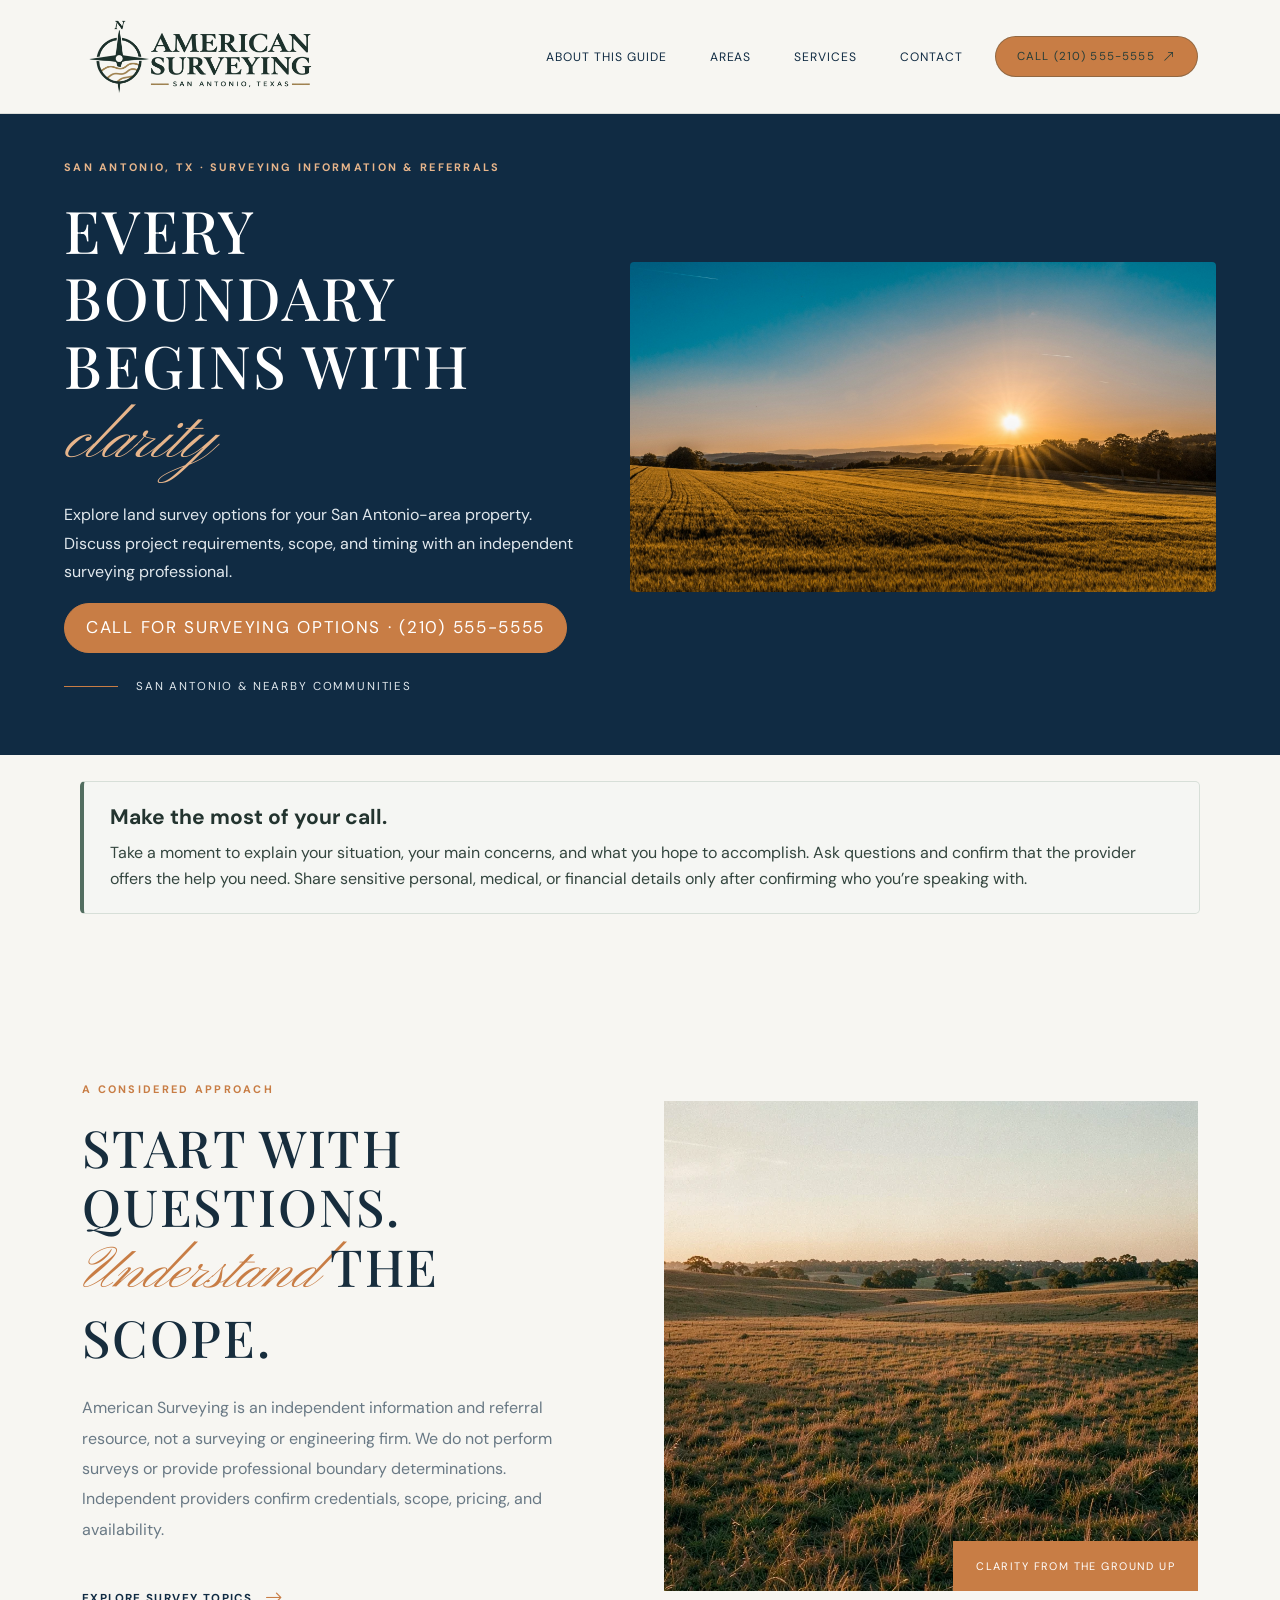
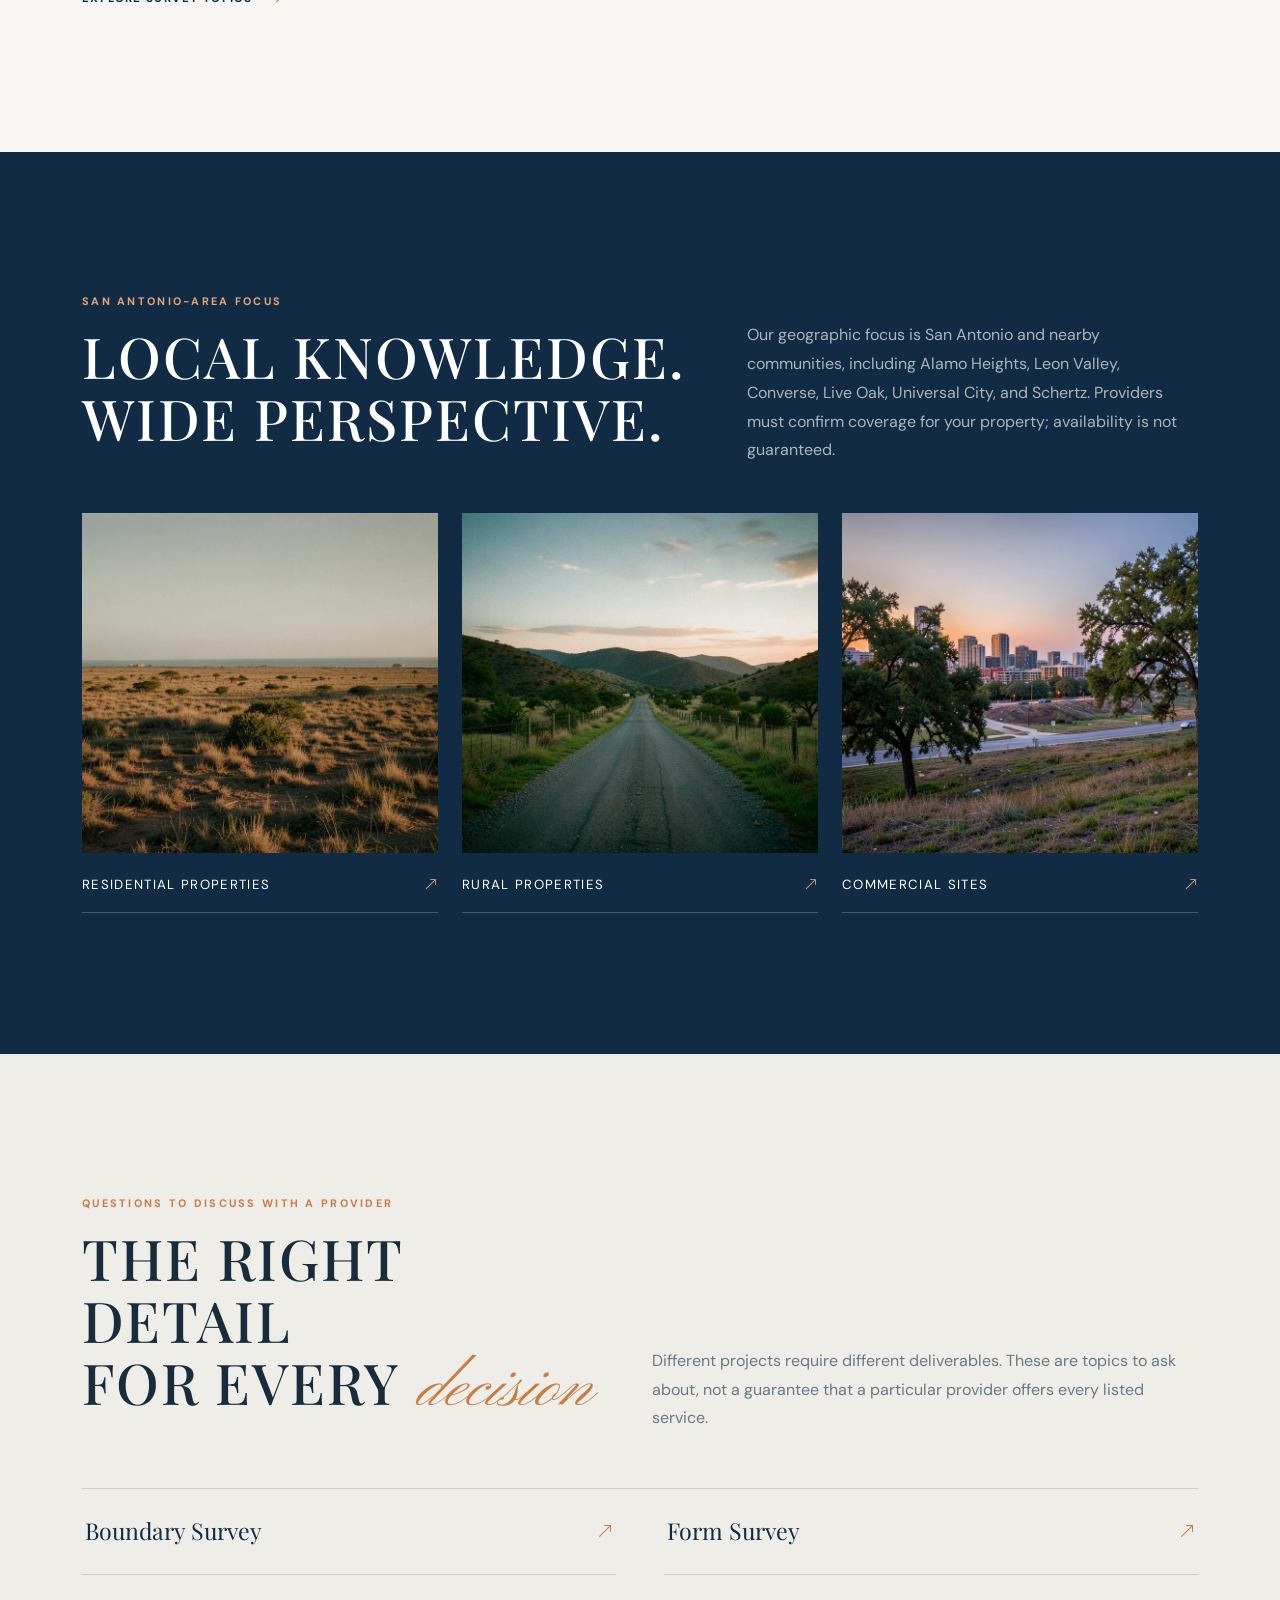
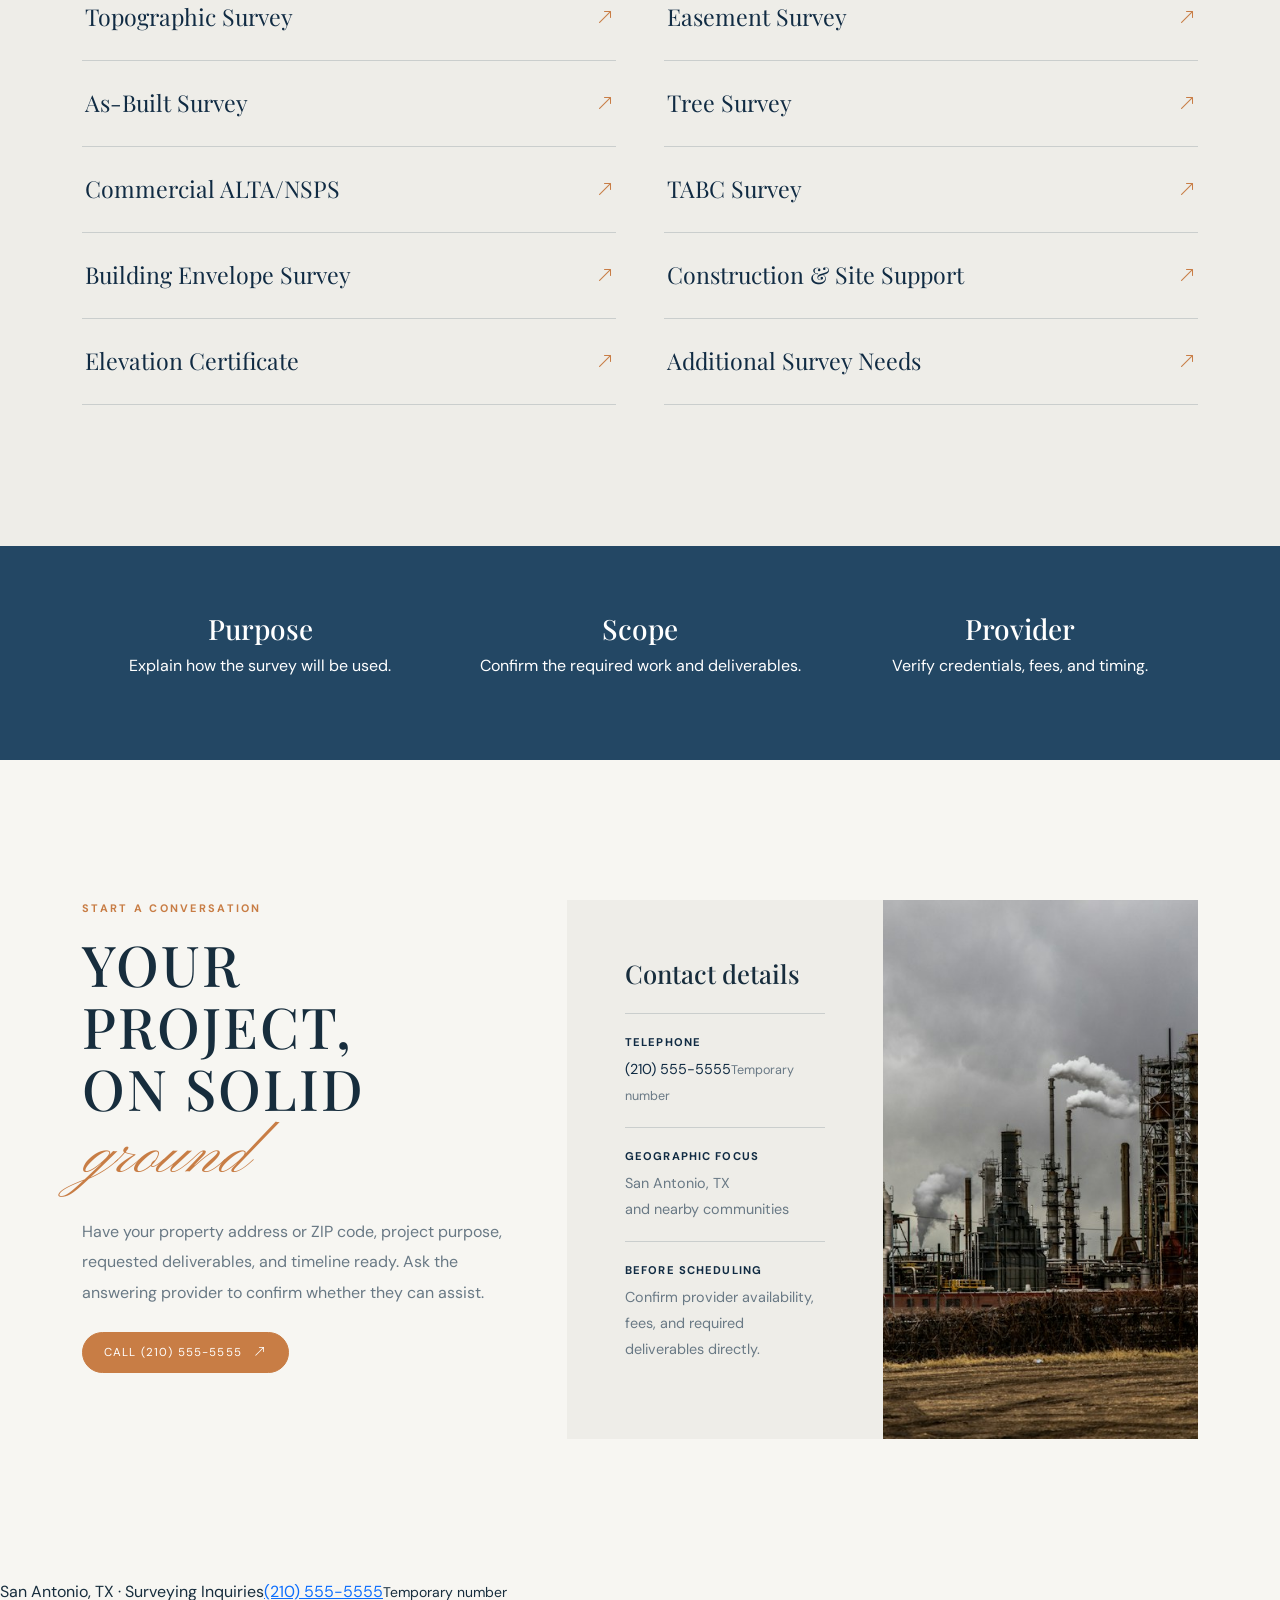
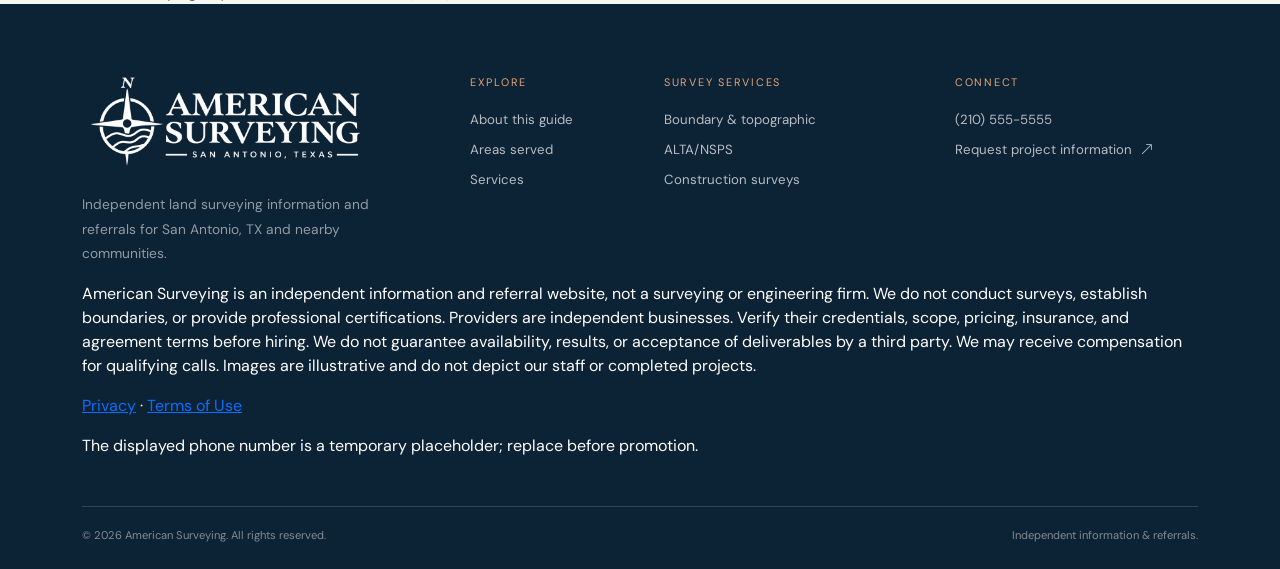
<file: index.html>
<!doctype html>
<html lang="en">
<head>
  <meta charset="utf-8">
  <meta name="viewport" content="width=device-width, initial-scale=1">
  <meta name="description" content="Independent land surveying information and referrals for San Antonio, TX and nearby communities. Temporary phone (210) 555-5555.">
  <meta name="theme-color" content="#f7f6f2">
  <title>San Antonio Land Surveying Referrals | American Surveying</title>
  <link rel="preconnect" href="https://fonts.googleapis.com">
  <link rel="preconnect" href="https://fonts.gstatic.com" crossorigin>
  <link href="https://fonts.googleapis.com/css2?family=DM+Sans:wght@400;500;600;700&family=Playfair+Display:wght@500;600;700&family=Pinyon+Script&display=swap" rel="stylesheet">
  <link href="https://cdn.jsdelivr.net/npm/bootstrap@5.3.3/dist/css/bootstrap.min.css" rel="stylesheet">
  <link href="https://cdn.jsdelivr.net/npm/bootstrap-icons@1.11.3/font/bootstrap-icons.min.css" rel="stylesheet">
  
<link rel="stylesheet" href="css/style.css">
<style id="american-surveying-logo">
.navbar,.navbar.scrolled{background:rgba(247,246,242,.98);color:#263d39;border-bottom:1px solid #263d3922}.navbar .brand,.navbar .nav-link,.navbar .navbar-toggler,.navbar .nav-cta{color:#263d39}.brand{flex-shrink:0}.brand-logo{display:block;width:235px;max-width:100%;height:auto}.navbar .nav-cta{white-space:nowrap;flex-shrink:0;border-color:#263d3955}.navbar .container{gap:18px}footer .footer-brand{display:inline-block}footer .brand-logo{width:285px;filter:brightness(0) invert(1)}.policy-brand{display:inline-block;margin-bottom:30px}
@media(min-width:992px) and (max-width:1199px){.navbar .brand-logo{width:210px}.navbar .nav-link{font-size:11px}.navbar .nav-cta{font-size:12px}}
@media(max-width:991px){.navbar .brand-logo{width:220px}.navbar-toggler{margin-left:auto}.navbar .nav-cta{width:100%;text-align:center}}@media(max-width:359px){.navbar .brand-logo{width:195px}}
</style>

<style id="full-surveying-hero">
.navbar{position:sticky!important;inset:0 0 auto!important;top:0!important}.hero{height:auto!important;min-height:0!important;background:#102b43}.hero-sticky{position:relative!important;top:auto!important;height:auto!important;min-height:0!important;display:grid;grid-template-columns:1fr 1.12fr;gap:42px;align-items:center;padding:45px max(5vw,24px) 60px;overflow:visible}.hero-photo{position:relative!important;inset:auto!important;width:100%!important;height:auto!important;background:none!important;object-fit:contain!important;transform:none!important;opacity:1!important;grid-column:2;grid-row:1;border-radius:4px}.hero-shade{display:none!important}.hero-content{position:relative!important;inset:auto!important;max-width:100%;width:100%;padding:0!important;grid-column:1;grid-row:1;color:#fff}.hero h1{font-size:clamp(2.5rem,4.6vw,4.6rem);line-height:1.15;margin:20px 0}.hero-content p{color:#e1e8ed;max-width:520px}.hero-content .eyebrow{color:#e7b58b}.hero-call{display:inline-flex;flex-wrap:wrap;font-size:17px;line-height:1.5;max-width:100%;white-space:normal}.hero-meta{margin-top:25px;color:#e1e8ed}.hero .script{color:#e7b58b}
@media(max-width:767px){.hero-sticky{display:flex;flex-direction:column;padding:25px 22px 50px;gap:30px}.hero-photo{order:0}.hero-content{order:1}.hero h1{font-size:clamp(2.6rem,11vw,4rem)}.hero-call{font-size:16px}.hero-meta{display:none}}
</style>
<style id="call-preparation-styles">.call-preparation-note{display:block!important;position:relative!important;inset:auto!important;z-index:1;box-sizing:border-box;width:calc(100% - 40px);max-width:1120px;margin:26px auto!important;padding:22px 26px!important;background:#f5f6f3!important;color:#23342f!important;border:1px solid #d7dfd8;border-left:4px solid #526e60;border-radius:5px;text-align:left!important;font-style:normal;letter-spacing:normal!important}.call-preparation-note h2{font-family:inherit!important;font-size:21px!important;font-weight:700!important;line-height:1.3!important;letter-spacing:normal!important;text-transform:none!important;color:#23342f!important;margin:0 0 9px!important;padding:0!important}.call-preparation-note p{font-family:inherit!important;font-size:16px!important;font-weight:400!important;line-height:1.6!important;letter-spacing:normal!important;text-transform:none!important;color:#34463f!important;max-width:none!important;margin:0!important;padding:0!important}@media(max-width:600px){.call-preparation-note{width:calc(100% - 32px);padding:19px 20px!important;margin:20px auto!important}.call-preparation-note h2{font-size:20px!important}}</style></head>
<body>
  <nav class="navbar navbar-expand-lg" aria-label="Main navigation">
    <div class="container">
      <a class="brand" href="#home" aria-label="American Surveying home"><img class="brand-logo" src="assets/american-surveying-logo.png" alt="American Surveying — San Antonio, Texas" width="910" height="300"></a>
      <button class="navbar-toggler" type="button" data-bs-toggle="collapse" data-bs-target="#mainNav" aria-controls="mainNav" aria-expanded="false" aria-label="Toggle navigation"><i class="bi bi-list fs-2"></i></button>
      <div class="collapse navbar-collapse justify-content-end" id="mainNav">
        <ul class="navbar-nav align-items-lg-center me-lg-4">
          <li class="nav-item"><a class="nav-link" href="#approach">About this guide</a></li>
          <li class="nav-item"><a class="nav-link" href="#areas">Areas</a></li>
          <li class="nav-item"><a class="nav-link" href="#services">Services</a></li>
          <li class="nav-item"><a class="nav-link" href="tel:+12105555555">Contact</a></li>
        </ul>
        <a class="nav-cta" href="tel:+12105555555">Call (210) 555-5555 <i class="bi bi-arrow-up-right ms-1"></i></a>
      </div>
    </div>
  </nav>

  <main>
    <section class="hero" id="home" aria-label="American Surveying introduction">
      <div class="hero-sticky">
        <img class="hero-photo" id="heroPhoto" src="assets/img-1.jpg" alt="Wide Texas landscape at golden hour" fetchpriority="high">
        <div class="hero-shade"></div>
        <div class="container hero-content">
          <div class="eyebrow">San Antonio, TX · Surveying information &amp; referrals</div>
          <h1>Every boundary<br>begins with <em class="script">clarity</em></h1>
          <p>Explore land survey options for your San Antonio-area property. Discuss project requirements, scope, and timing with an independent surveying professional.</p>
          <a class="btn-accent hero-call" href="tel:+12105555555">Call for Surveying Options · (210) 555-5555</a><div class="hero-meta"><span class="line"></span><span>San Antonio &amp; nearby communities</span></div>
        </div>
      </div>
    </section><aside class="call-preparation-note" aria-labelledby="call-preparation-title"><h2 id="call-preparation-title">Make the most of your call.</h2><p>Take a moment to explain your situation, your main concerns, and what you hope to accomplish. Ask questions and confirm that the provider offers the help you need. Share sensitive personal, medical, or financial details only after confirming who you’re speaking with.</p></aside>

    <section class="intro section-pad" id="approach">
      <div class="container">
        <div class="row align-items-center g-5">
          <div class="col-lg-6 reveal">
            <div class="eyebrow">A considered approach</div>
            <h2>Start with questions.<br><em class="script">Understand</em> the scope.</h2>
            <p class="intro-copy">American Surveying is an independent information and referral resource, not a surveying or engineering firm. We do not perform surveys or provide professional boundary determinations. Independent providers confirm credentials, scope, pricing, and availability.</p>
            <a class="text-link" href="#services">Explore survey topics <i class="bi bi-arrow-right"></i></a>
          </div>
          <div class="col-lg-6 reveal">
            <figure class="intro-image mb-0">
              <img src="assets/img-3.webp" alt="Open Texas landscape with long fields and a distant tree line" loading="lazy">
              <figcaption class="image-caption">Clarity from the ground up</figcaption>
            </figure>
          </div>
        </div>
      </div>
    </section>

    <section class="areas section-pad" id="areas">
      <div class="container">
        <div class="row align-items-end mb-5">
          <div class="col-lg-7 reveal">
            <div class="eyebrow">San Antonio-area focus</div>
            <h2 class="mt-3 mb-3">Local knowledge.<br>Wide perspective.</h2>
          </div>
          <div class="col-lg-5 reveal"><p class="areas-lead mb-0">Our geographic focus is San Antonio and nearby communities, including Alamo Heights, Leon Valley, Converse, Live Oak, Universal City, and Schertz. Providers must confirm coverage for your property; availability is not guaranteed.</p></div>
        </div>
        <div class="row g-4">
          <div class="col-md-4 reveal"><a href="tel:+12105555555" class="area-card">
            <div class="area-image"><img src="assets/img-4.webp" alt="Open coastal landscape under a wide Texas sky" loading="lazy"></div>
            <div class="area-name">Residential properties <i class="bi bi-arrow-up-right"></i></div></a></div>
          <div class="col-md-4 reveal"><a href="tel:+12105555555" class="area-card">
            <div class="area-image"><img src="assets/img-5.webp" alt="Rolling green countryside with a winding country road" loading="lazy"></div>
            <div class="area-name">Rural properties <i class="bi bi-arrow-up-right"></i></div></a></div>
          <div class="col-md-4 reveal"><a href="tel:+12105555555" class="area-card">
            <div class="area-image"><img src="assets/img-6.webp" alt="Mature trees and open land near a growing urban area" loading="lazy"></div>
            <div class="area-name">Commercial sites <i class="bi bi-arrow-up-right"></i></div></a></div>
        </div>
      </div>
    </section>

    <section class="services section-pad" id="services">
      <div class="container">
        <div class="row align-items-end g-4">
          <div class="col-lg-6 reveal">
            <div class="eyebrow">Questions to discuss with a provider</div>
            <h2 class="mt-3">The right detail<br>for every <em class="script">decision</em></h2>
          </div>
          <div class="col-lg-6 reveal"><p class="services-intro mb-0">Different projects require different deliverables. These are topics to ask about, not a guarantee that a particular provider offers every listed service.</p></div>
        </div>
        <div class="service-list row g-0">
          <div class="col-md-6 pe-md-4">
            <a class="service-item" href="tel:+12105555555"><span>Boundary Survey</span><i class="bi bi-arrow-up-right"></i></a>
            <a class="service-item" href="tel:+12105555555"><span>Topographic Survey</span><i class="bi bi-arrow-up-right"></i></a>
            <a class="service-item" href="tel:+12105555555"><span>As-Built Survey</span><i class="bi bi-arrow-up-right"></i></a>
            <a class="service-item" href="tel:+12105555555"><span>Commercial ALTA/NSPS</span><i class="bi bi-arrow-up-right"></i></a>
            <a class="service-item" href="tel:+12105555555"><span>Building Envelope Survey</span><i class="bi bi-arrow-up-right"></i></a>
            <a class="service-item" href="tel:+12105555555"><span>Elevation Certificate</span><i class="bi bi-arrow-up-right"></i></a>
          </div>
          <div class="col-md-6 ps-md-4">
            <a class="service-item" href="tel:+12105555555"><span>Form Survey</span><i class="bi bi-arrow-up-right"></i></a>
            <a class="service-item" href="tel:+12105555555"><span>Easement Survey</span><i class="bi bi-arrow-up-right"></i></a>
            <a class="service-item" href="tel:+12105555555"><span>Tree Survey</span><i class="bi bi-arrow-up-right"></i></a>
            <a class="service-item" href="tel:+12105555555"><span>TABC Survey</span><i class="bi bi-arrow-up-right"></i></a>
            <a class="service-item" href="tel:+12105555555"><span>Construction &amp; Site Support</span><i class="bi bi-arrow-up-right"></i></a>
            <a class="service-item" href="tel:+12105555555"><span>Additional Survey Needs</span><i class="bi bi-arrow-up-right"></i></a>
          </div>
        </div>
      </div>
    </section>

    <section class="feature-band"><div class="container"><div class="row text-center g-4"><div class="col-md-4"><h3>Purpose</h3><p>Explain how the survey will be used.</p></div><div class="col-md-4"><h3>Scope</h3><p>Confirm the required work and deliverables.</p></div><div class="col-md-4"><h3>Provider</h3><p>Verify credentials, fees, and timing.</p></div></div></div></section>
    <section class="contact section-pad" id="contact">
      <div class="container">
        <div class="row g-4 g-lg-5">
          <div class="col-lg-5 reveal">
            <div class="eyebrow">Start a conversation</div>
            <h2 class="mt-3 mb-4">Your project,<br>on solid <em class="script">ground</em></h2>
            <p class="intro-copy mb-4">Have your property address or ZIP code, project purpose, requested deliverables, and timeline ready. Ask the answering provider to confirm whether they can assist.</p>
            <a class="btn-accent d-inline-block" href="tel:+12105555555">Call (210) 555-5555 <i class="bi bi-arrow-up-right ms-2"></i></a>
          </div>
          <div class="col-lg-7 reveal">
            <div class="row g-0 h-100">
              <div class="col-md-6">
                <div class="contact-panel">
                  <h3>Contact details</h3>
                  <div class="contact-detail"><strong>Telephone</strong><a href="tel:+12105555555">(210) 555-5555</a><small>Temporary number</small></div>
                  <div class="contact-detail"><strong>Geographic focus</strong>San Antonio, TX<br>and nearby communities</div>
                  <div class="contact-detail"><strong>Before scheduling</strong>Confirm provider availability, fees, and required deliverables directly.</div>
                </div>
              </div>
              <div class="col-md-6">
                <div class="contact-image">
                  <img src="assets/img-7.jpg" alt="Surveyor setting up a precision instrument in the field" loading="lazy">
                </div>
              </div>
            </div>
          </div>
        </div>
      </div>
    </section>
  </main><aside class="call-banner"><span>San Antonio, TX · Surveying Inquiries</span><a href="tel:+12105555555">(210) 555-5555</a><small>Temporary number</small></aside>

  <footer>
    <div class="container">
      <div class="row g-5">
        <div class="col-lg-4">
          <a class="footer-brand" href="#home"><img class="brand-logo" src="assets/american-surveying-logo.png" alt="American Surveying — San Antonio, Texas" width="910" height="300"></a>
          <p class="footer-note">Independent land surveying information and referrals for San Antonio, TX and nearby communities.</p>
        </div>
        <div class="col-6 col-lg-2">
          <div class="footer-title">Explore</div>
          <a class="footer-link" href="#approach">About this guide</a><a class="footer-link" href="#areas">Areas served</a><a class="footer-link" href="#services">Services</a>
        </div>
        <div class="col-6 col-lg-3">
          <div class="footer-title">Survey services</div>
          <a class="footer-link" href="#services">Boundary &amp; topographic</a><a class="footer-link" href="#services">ALTA/NSPS</a><a class="footer-link" href="#services">Construction surveys</a>
        </div>
        <div class="col-lg-3">
          <div class="footer-title">Connect</div>
          <a class="footer-link" href="tel:+12105555555">(210) 555-5555</a>
          <a class="footer-link" href="tel:+12105555555">Request project information <i class="bi bi-arrow-up-right ms-1"></i></a>
        </div>
      </div>
      <div class="referral-disclosure"><p>American Surveying is an independent information and referral website, not a surveying or engineering firm. We do not conduct surveys, establish boundaries, or provide professional certifications. Providers are independent businesses. Verify their credentials, scope, pricing, insurance, and agreement terms before hiring. We do not guarantee availability, results, or acceptance of deliverables by a third party. We may receive compensation for qualifying calls. Images are illustrative and do not depict our staff or completed projects.</p><p><a href="privacy.html">Privacy</a> · <a href="terms.html">Terms of Use</a></p><p>The displayed phone number is a temporary placeholder; replace before promotion.</p></div><div class="footer-bottom d-flex flex-column flex-md-row justify-content-between gap-2">
        <span>© 2026 American Surveying. All rights reserved.</span><span>Independent information &amp; referrals.</span>
      </div>
    </div>
  </footer>

  <script src="https://cdn.jsdelivr.net/npm/bootstrap@5.3.3/dist/js/bootstrap.bundle.min.js"></script>
  <script>
    (() => {
      const reduced = window.matchMedia('(prefers-reduced-motion: reduce)').matches;
      const nav = document.querySelector('.navbar');
      const hero = document.querySelector('.hero');
      const photo = document.getElementById('heroPhoto');
      const photoNext = document.getElementById('heroPhotoNext');

      const onScroll = () => {
        nav.classList.toggle('scrolled', window.scrollY > 20);

      };
      let ticking = false;
      window.addEventListener('scroll', () => {
        if (!ticking) {
          requestAnimationFrame(() => { onScroll(); ticking = false; });
          ticking = true;
        }
      }, {passive:true});
      onScroll();

      document.body.classList.add('reveal-ready');
      const observer = new IntersectionObserver(entries => {
        entries.forEach(entry => {
          if (entry.isIntersecting) {
            entry.target.classList.add('is-visible');
            observer.unobserve(entry.target);
          }
        });
      }, {threshold:.14});
      document.querySelectorAll('.reveal').forEach(el => observer.observe(el));

      const countObserver = new IntersectionObserver(entries => {
        entries.forEach(entry => {
          if (!entry.isIntersecting) return;
          const el = entry.target, target = Number(el.dataset.count);
          if (reduced) { el.textContent = target; countObserver.unobserve(el); return; }
          const start = performance.now(), duration = 1300;
          const step = now => {
            const p = Math.min((now - start) / duration, 1);
            el.textContent = Math.round(target * (1 - Math.pow(1-p, 3)));
            if (p < 1) requestAnimationFrame(step);
          };
          requestAnimationFrame(step);
          countObserver.unobserve(el);
        });
      }, {threshold:.7});
      document.querySelectorAll('[data-count]').forEach(el => countObserver.observe(el));
    })();
  </script>
</body>
</html>
</file>
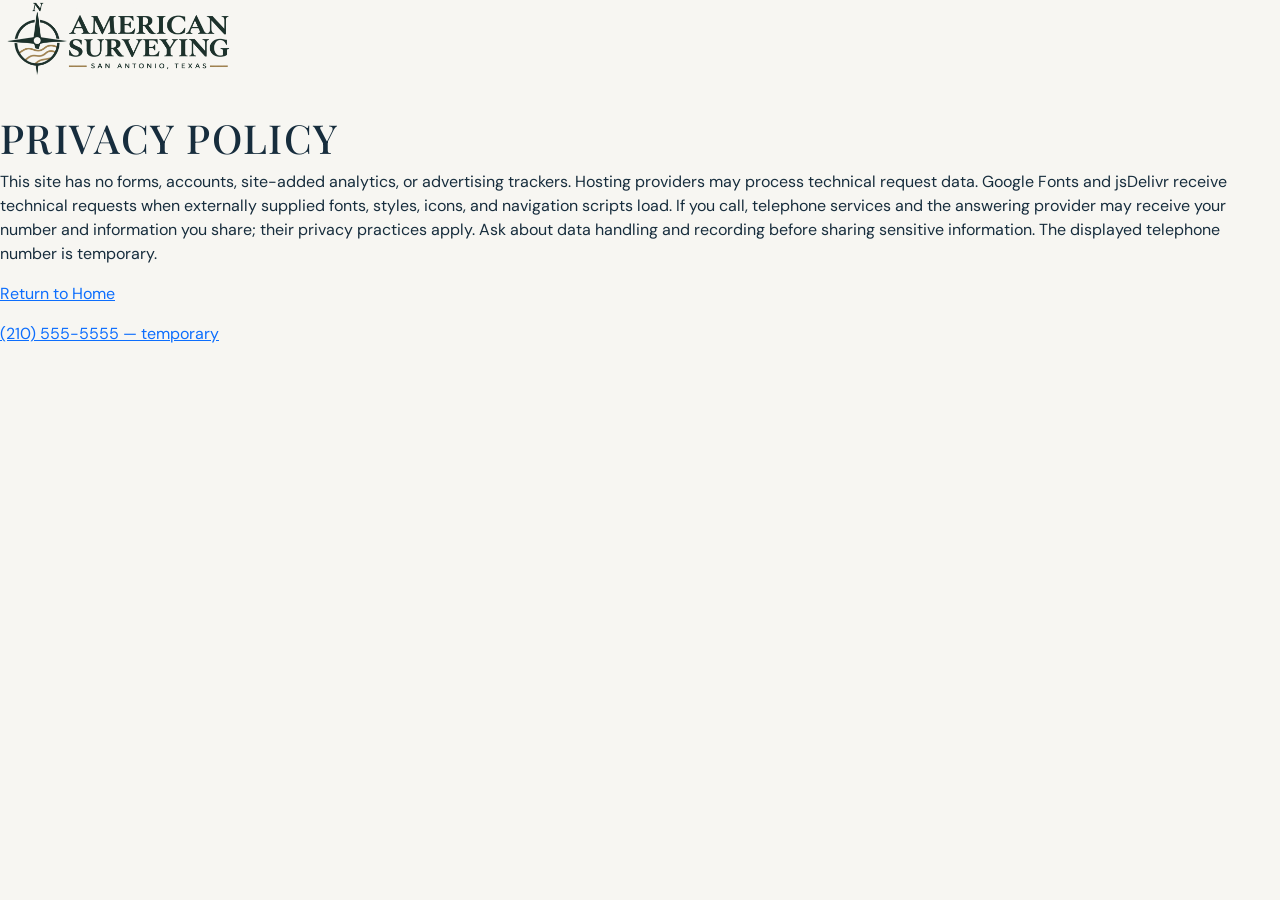
<file: privacy.html>
<!doctype html>
<html lang="en">
<head>
  <meta charset="utf-8">
  <meta name="viewport" content="width=device-width, initial-scale=1">
  <meta name="description" content="Independent land surveying information and referrals for San Antonio, TX and nearby communities. Temporary phone (210) 555-5555.">
  <meta name="theme-color" content="#f7f6f2">
  <title>Privacy Policy | American Surveying</title>
  <link rel="preconnect" href="https://fonts.googleapis.com">
  <link rel="preconnect" href="https://fonts.gstatic.com" crossorigin>
  <link href="https://fonts.googleapis.com/css2?family=DM+Sans:wght@400;500;600;700&family=Playfair+Display:wght@500;600;700&family=Pinyon+Script&display=swap" rel="stylesheet">
  <link href="https://cdn.jsdelivr.net/npm/bootstrap@5.3.3/dist/css/bootstrap.min.css" rel="stylesheet">
  <link href="https://cdn.jsdelivr.net/npm/bootstrap-icons@1.11.3/font/bootstrap-icons.min.css" rel="stylesheet">
  
<link rel="stylesheet" href="css/style.css">
<style id="american-surveying-logo">
.navbar,.navbar.scrolled{background:rgba(247,246,242,.98);color:#263d39;border-bottom:1px solid #263d3922}.navbar .brand,.navbar .nav-link,.navbar .navbar-toggler,.navbar .nav-cta{color:#263d39}.brand{flex-shrink:0}.brand-logo{display:block;width:235px;max-width:100%;height:auto}.navbar .nav-cta{white-space:nowrap;flex-shrink:0;border-color:#263d3955}.navbar .container{gap:18px}footer .footer-brand{display:inline-block}footer .brand-logo{width:285px;filter:brightness(0) invert(1)}.policy-brand{display:inline-block;margin-bottom:30px}
@media(min-width:992px) and (max-width:1199px){.navbar .brand-logo{width:210px}.navbar .nav-link{font-size:11px}.navbar .nav-cta{font-size:12px}}
@media(max-width:991px){.navbar .brand-logo{width:220px}.navbar-toggler{margin-left:auto}.navbar .nav-cta{width:100%;text-align:center}}@media(max-width:359px){.navbar .brand-logo{width:195px}}
</style>
</head>
<body><main class="policy-main"><a class="policy-brand" href="index.html"><img class="brand-logo" src="assets/american-surveying-logo.png" alt="American Surveying — San Antonio, Texas" width="910" height="300"></a><h1>Privacy Policy</h1><p>This site has no forms, accounts, site-added analytics, or advertising trackers. Hosting providers may process technical request data. Google Fonts and jsDelivr receive technical requests when externally supplied fonts, styles, icons, and navigation scripts load. If you call, telephone services and the answering provider may receive your number and information you share; their privacy practices apply. Ask about data handling and recording before sharing sensitive information. The displayed telephone number is temporary.</p><p><a href="index.html">Return to Home</a></p><p><a href="tel:+12105555555">(210) 555-5555 — temporary</a></p></main></body></html>
</file>
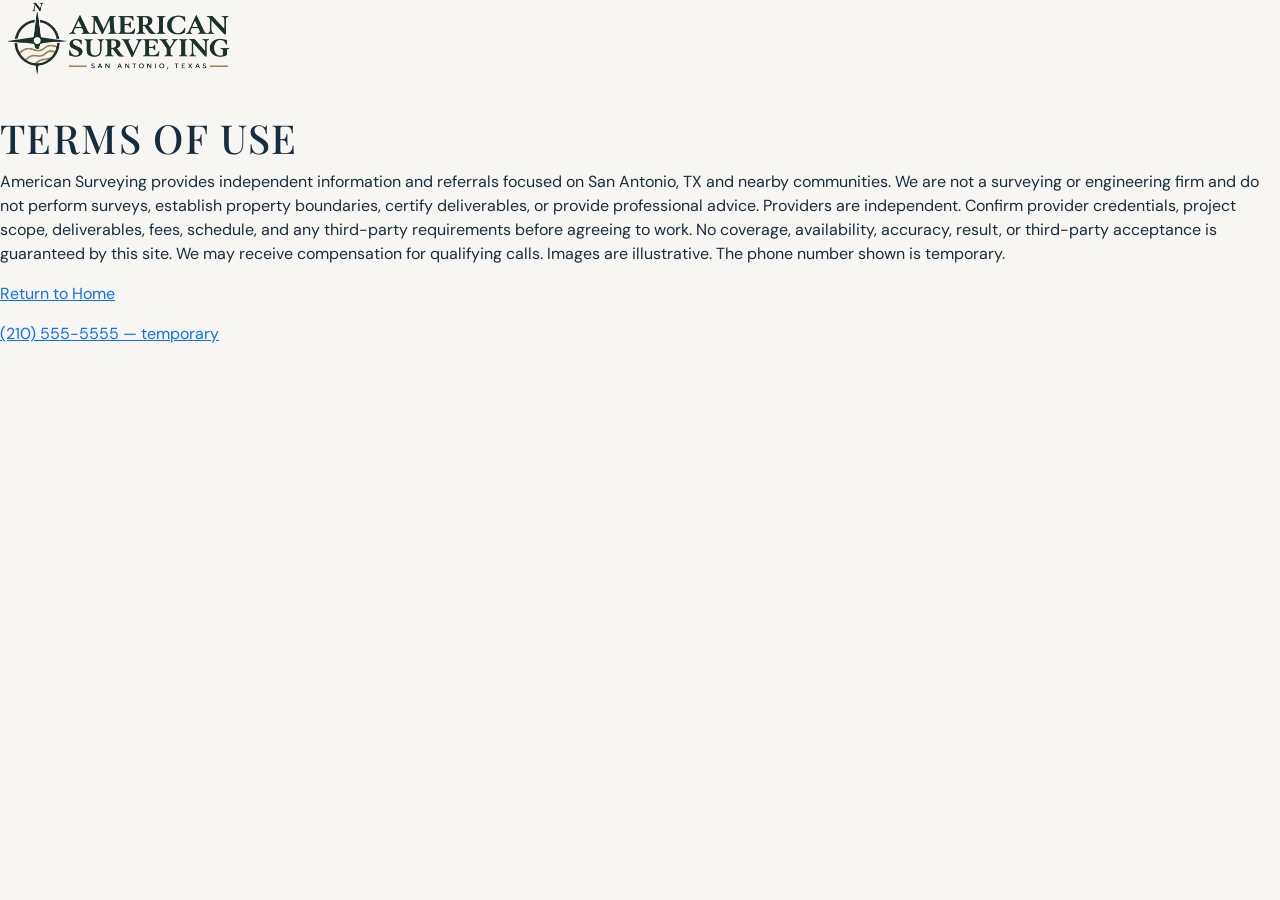
<file: terms.html>
<!doctype html>
<html lang="en">
<head>
  <meta charset="utf-8">
  <meta name="viewport" content="width=device-width, initial-scale=1">
  <meta name="description" content="Independent land surveying information and referrals for San Antonio, TX and nearby communities. Temporary phone (210) 555-5555.">
  <meta name="theme-color" content="#f7f6f2">
  <title>Terms of Use | American Surveying</title>
  <link rel="preconnect" href="https://fonts.googleapis.com">
  <link rel="preconnect" href="https://fonts.gstatic.com" crossorigin>
  <link href="https://fonts.googleapis.com/css2?family=DM+Sans:wght@400;500;600;700&family=Playfair+Display:wght@500;600;700&family=Pinyon+Script&display=swap" rel="stylesheet">
  <link href="https://cdn.jsdelivr.net/npm/bootstrap@5.3.3/dist/css/bootstrap.min.css" rel="stylesheet">
  <link href="https://cdn.jsdelivr.net/npm/bootstrap-icons@1.11.3/font/bootstrap-icons.min.css" rel="stylesheet">
  
<link rel="stylesheet" href="css/style.css">
<style id="american-surveying-logo">
.navbar,.navbar.scrolled{background:rgba(247,246,242,.98);color:#263d39;border-bottom:1px solid #263d3922}.navbar .brand,.navbar .nav-link,.navbar .navbar-toggler,.navbar .nav-cta{color:#263d39}.brand{flex-shrink:0}.brand-logo{display:block;width:235px;max-width:100%;height:auto}.navbar .nav-cta{white-space:nowrap;flex-shrink:0;border-color:#263d3955}.navbar .container{gap:18px}footer .footer-brand{display:inline-block}footer .brand-logo{width:285px;filter:brightness(0) invert(1)}.policy-brand{display:inline-block;margin-bottom:30px}
@media(min-width:992px) and (max-width:1199px){.navbar .brand-logo{width:210px}.navbar .nav-link{font-size:11px}.navbar .nav-cta{font-size:12px}}
@media(max-width:991px){.navbar .brand-logo{width:220px}.navbar-toggler{margin-left:auto}.navbar .nav-cta{width:100%;text-align:center}}@media(max-width:359px){.navbar .brand-logo{width:195px}}
</style>
</head>
<body><main class="policy-main"><a class="policy-brand" href="index.html"><img class="brand-logo" src="assets/american-surveying-logo.png" alt="American Surveying — San Antonio, Texas" width="910" height="300"></a><h1>Terms of Use</h1><p>American Surveying provides independent information and referrals focused on San Antonio, TX and nearby communities. We are not a surveying or engineering firm and do not perform surveys, establish property boundaries, certify deliverables, or provide professional advice. Providers are independent. Confirm provider credentials, project scope, deliverables, fees, schedule, and any third-party requirements before agreeing to work. No coverage, availability, accuracy, result, or third-party acceptance is guaranteed by this site. We may receive compensation for qualifying calls. Images are illustrative. The phone number shown is temporary.</p><p><a href="index.html">Return to Home</a></p><p><a href="tel:+12105555555">(210) 555-5555 — temporary</a></p></main></body></html>
</file>
<file: css/style.css>
:root{--navy:#102b43;--blue:#234764;--orange:#c87d45;--paper:#f7f6f2;--ink:#172d3d;--muted:#697985;--line:rgba(16,43,67,.16)}
    *{box-sizing:border-box}
    html{scroll-behavior:smooth}
    body{margin:0;background:var(--paper);color:var(--ink);font-family:"DM Sans",sans-serif}
    h1,h2,h3,h4,.display-serif{font-family:"Playfair Display",serif}
    h1,h2{text-transform:uppercase;letter-spacing:.035em}
    .script{font-family:"Pinyon Script",cursive;text-transform:none;color:var(--orange);font-size:1.15em;letter-spacing:0}
    .eyebrow{font-size:.68rem;letter-spacing:.21em;text-transform:uppercase;color:var(--orange);font-weight:700}
    .navbar{position:fixed;inset:0 0 auto;z-index:1000;padding:18px 0;background:rgba(247,246,242,.94);transition:background .35s,padding .35s,box-shadow .35s}
    .navbar.scrolled{padding:12px 0;background:rgba(247,246,242,.84);backdrop-filter:blur(16px);box-shadow:0 1px 0 var(--line)}
    .brand{display:flex;gap:11px;align-items:center;color:var(--navy);text-decoration:none;font-weight:700;letter-spacing:.11em;font-size:.88rem}
    .brand-mark{width:35px;height:35px;border:1px solid var(--orange);display:grid;place-items:center;color:var(--orange);font-size:1.1rem}
    .navbar-nav{gap:clamp(8px,2.1vw,33px)}
    .nav-link{color:var(--navy)!important;font-size:.76rem;letter-spacing:.08em;text-transform:uppercase}
    .nav-link:hover{color:var(--orange)!important}
    .nav-cta,.btn-accent{border:1px solid var(--orange);border-radius:50px;background:var(--orange);color:white;padding:11px 21px;font-size:.72rem;letter-spacing:.1em;text-transform:uppercase;text-decoration:none;transition:.25s}
    .nav-cta:hover,.btn-accent:hover{background:transparent;color:var(--orange)}
    .navbar-toggler{border:0;color:var(--navy)}
    .hero{height:190vh;position:relative;background:var(--navy)}
    .hero-sticky{height:100vh;position:sticky;top:0;overflow:hidden}
    .hero-photo,.hero-photo-next{position:absolute;inset:0;background-size:cover;background-position:center}
    .hero-photo{transform:scale(1.03);will-change:transform}
    .hero-photo-next{opacity:0;will-change:opacity}
    .hero-shade{position:absolute;inset:0;background:linear-gradient(90deg,rgba(8,24,38,.68),rgba(8,24,38,.13) 75%),linear-gradient(0deg,rgba(8,24,38,.62),transparent 60%)}
    .hero-content{position:absolute;left:0;right:0;bottom:13%;color:#fff}
    .hero-content .eyebrow{color:#e9b18a}
    .hero h1{font-size:clamp(2.8rem,7vw,6.6rem);line-height:1.04;max-width:850px;margin:23px 0}
    .hero p{max-width:490px;color:rgba(255,255,255,.82);font-size:1rem;line-height:1.8}
    .hero-meta{display:flex;align-items:center;gap:18px;margin-top:32px}
    .hero-meta .line{width:54px;height:1px;background:var(--orange)}
    .hero-meta span:last-child{font-size:.72rem;letter-spacing:.16em;text-transform:uppercase}
    .scroll-note{position:absolute;right:5%;bottom:14%;color:white;writing-mode:vertical-rl;font-size:.65rem;letter-spacing:.2em;text-transform:uppercase}
    .section-pad{padding:clamp(80px,11vw,155px) 0}
    .intro{background:var(--paper)}
    .intro h2{font-size:clamp(2.2rem,4vw,4rem);line-height:1.17;max-width:700px;margin:20px 0 25px}
    .intro-copy{max-width:480px;color:var(--muted);line-height:1.9}
    .text-link{display:inline-flex;align-items:center;gap:13px;color:var(--navy);text-transform:uppercase;letter-spacing:.12em;font-size:.72rem;font-weight:700;text-decoration:none;margin-top:24px}
    .text-link i{color:var(--orange);font-size:1.1rem;transition:transform .2s}
    .text-link:hover i{transform:translateX(5px)}
    .intro-image{height:490px;position:relative;overflow:hidden}
    .intro-image img,.area-image img{width:100%;height:100%;object-fit:cover;transition:transform 1s}
    .intro-image:hover img,.area-image:hover img{transform:scale(1.045)}
    .image-caption{position:absolute;right:0;bottom:0;background:var(--orange);color:white;padding:17px 23px;font-size:.68rem;letter-spacing:.13em;text-transform:uppercase}
    .areas{background:var(--navy);color:white}
    .areas .eyebrow{color:#e5a477}
    .areas h2,.services h2,.contact h2{font-size:clamp(2.3rem,4.4vw,4.2rem);line-height:1.1}
    .areas-lead{color:rgba(255,255,255,.65);max-width:430px;line-height:1.8}
    .area-image{height:340px;position:relative;overflow:hidden;margin-bottom:22px}
    .area-card{display:block;color:white;text-decoration:none}
    .area-card .area-name{display:flex;justify-content:space-between;align-items:center;border-bottom:1px solid rgba(255,255,255,.23);padding:0 0 17px;text-transform:uppercase;letter-spacing:.1em;font-size:.83rem}
    .area-card i{color:#e5a477;transition:transform .2s}
    .area-card:hover i{transform:translateX(5px)}
    .services{background:#eeede8}
    .services-intro{max-width:640px;color:var(--muted);line-height:1.8}
    .service-list{margin-top:55px;border-top:1px solid var(--line)}
    .service-item{min-height:86px;border-bottom:1px solid var(--line);display:flex;align-items:center;justify-content:space-between;padding:17px 3px;color:var(--navy);text-decoration:none;transition:padding .25s,color .25s}
    .service-item:hover{padding-left:13px;color:var(--orange)}
    .service-item span{font-family:"Playfair Display",serif;font-size:clamp(1.1rem,2vw,1.45rem)}
    .service-item i{color:var(--orange)}
    .feature-band{background:var(--blue);color:white;padding:66px 0}
    .stat{border-right:1px solid rgba(255,255,255,.23);padding:12px 0}
    .stat:last-child{border:0}
    .stat strong{font-family:"Playfair Display",serif;font-size:2.55rem;font-weight:500;display:block}
    .stat span{color:rgba(255,255,255,.65);font-size:.68rem;letter-spacing:.15em;text-transform:uppercase}
    .contact{background:var(--paper)}
    .contact-panel{background:#eeede8;padding:clamp(28px,5vw,58px);height:100%}
    .contact-panel h3{font-size:1.6rem;margin:0 0 24px}
    .contact-detail{padding:18px 0;border-top:1px solid var(--line);color:var(--muted);font-size:.9rem;line-height:1.8}
    .contact-detail strong{display:block;color:var(--navy);text-transform:uppercase;letter-spacing:.1em;font-size:.7rem;margin-bottom:5px}
    .contact-detail a{color:var(--navy);text-decoration:none}
    .contact-image{height:100%;min-height:400px;position:relative;overflow:hidden}
    .contact-image img{width:100%;height:100%;object-fit:cover}
    footer{background:#0c2235;color:white;padding:70px 0 25px}
    .footer-brand{font-family:"Playfair Display",serif;font-size:1.3rem;letter-spacing:.08em}
    .footer-note{color:rgba(255,255,255,.55);max-width:300px;font-size:.86rem;line-height:1.8;margin-top:17px}
    .footer-title{font-size:.68rem;text-transform:uppercase;letter-spacing:.16em;color:#e5a477;margin-bottom:20px}
    .footer-link{display:block;color:rgba(255,255,255,.7);text-decoration:none;font-size:.83rem;margin:10px 0}
    .footer-link:hover{color:white}
    .footer-bottom{border-top:1px solid rgba(255,255,255,.15);margin-top:48px;padding-top:20px;color:rgba(255,255,255,.48);font-size:.7rem}
    .reveal-ready .reveal{opacity:0;transform:translateY(24px);transition:opacity .75s ease,transform .75s ease}
    .reveal-ready .reveal.is-visible{opacity:1;transform:none}
    .snap-strip{display:flex;gap:16px;overflow-x:auto;scroll-snap-type:x mandatory;scrollbar-width:none}
    .snap-strip::-webkit-scrollbar{display:none}
    .snap-item{flex:0 0 min(74vw,420px);height:270px;scroll-snap-align:start;overflow:hidden}
    .snap-item img{width:100%;height:100%;object-fit:cover;transition:transform .8s}
    .snap-item:hover img{transform:scale(1.05)}
    .slider-controls button{width:42px;height:42px;border:1px solid var(--line);border-radius:50%;background:transparent;color:var(--navy)}
    @media(max-width:991px){.navbar-collapse{background:var(--paper);padding:18px 0}.nav-cta{display:inline-block;margin-top:10px}.intro-image{height:380px}.area-image{height:290px}}
    @media(max-width:575px){.hero-content{bottom:12%}.hero h1{font-size:2.65rem}.scroll-note{display:none}.intro-image{height:320px}.area-image{height:250px}.stat{border:0;text-align:center}.feature-band{padding:40px 0}}
    @media(prefers-reduced-motion:reduce){html{scroll-behavior:auto}*,*::before,*::after{animation-duration:.01ms!important;animation-iteration-count:1!important;transition-duration:.01ms!important}.reveal-ready .reveal{opacity:1;transform:none}}
</file>
